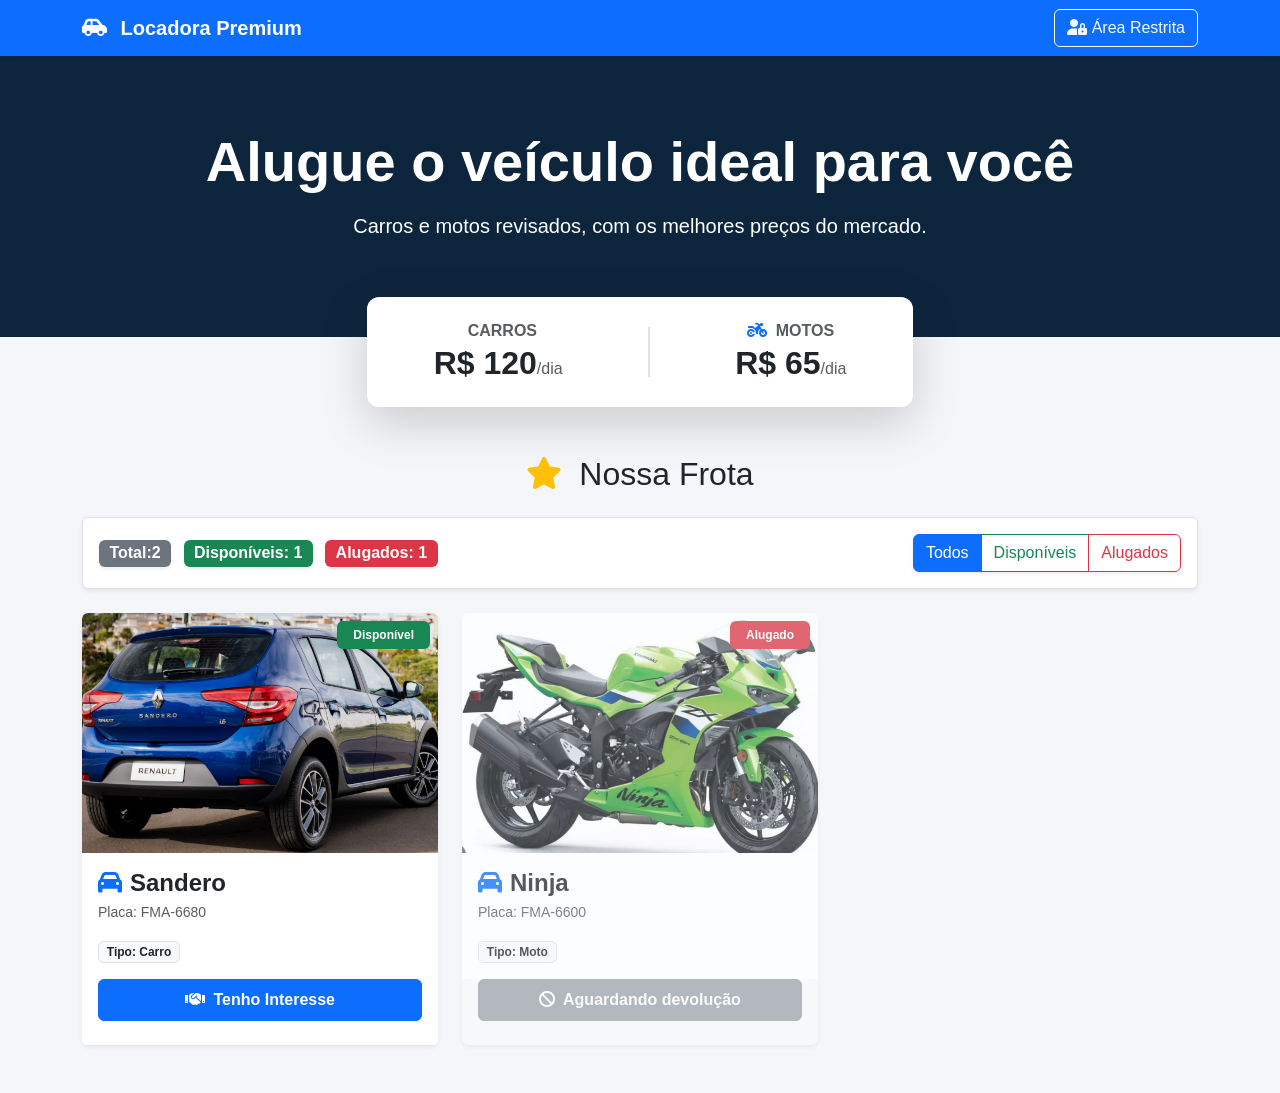
<file: frontend/views/index.html>
<!DOCTYPE html>
<html lang="pt-BR">
<head>
    <!-- Configurações básicas do documento -->
    <meta charset="UTF-8"> <!-- Define codificação para suportar acentos -->
    <meta name="viewport" content="width=device-width, initial-scale=1.0"> <!-- Responsividade -->
    <title>Nossa Frota — Locadora de Veículos</title>

    <!-- Importação do Bootstrap (estilização pronta) -->
    <link href="https://cdn.jsdelivr.net/npm/bootstrap@5.3.0/dist/css/bootstrap.min.css" rel="stylesheet">

    <!-- Importação de ícones (Font Awesome) -->
    <link href="https://cdnjs.cloudflare.com/ajax/libs/font-awesome/6.0.0/css/all.min.css" rel="stylesheet">

    <!-- CSS personalizado -->
    <link href="../css/style.css" rel="stylesheet">

    <!-- Ícone da aba (favicon) -->
    <link rel="icon" type="image/png" href="https://cdn-icons-png.flaticon.com/512/3202/3202926.png">
</head>
<body>

  <!-- NavBar (menu superior)-->
   <nav class="navbar navbar-expand-lg navbar-dark bg-primary shadow-sm">
        <div class="container">
             <!-- Nome da empresa -->
             <a class="navbar-brand fw-bold" href="index.html">
             <i class="fas fa-car-side me-2"></i> Locadora Premium
             </a>

             <!-- Botão de área restrita -->
             <div class="ms-auto">
                <a href="login.html" class="btn btn-outline-light">
                   <i class="fas fa-user-lock"></i> Área Restrita
                </a>
            </div>
        </div>      
    </nav>

  <!-- Banner principal (hero) -->
   <div class="bg-dark text-white text-center py-5 hero-banner pb-5">
        <div class="container py-4">
            <h1 class="display-4 fw-bold mb-3">Alugue o veículo ideal para você</h1>
            <p class="lead mb-4">Carros e motos revisados, com os melhores preços do mercado.</p>
        </div>
    </div>

    <!-- Card de preços destacado -->
     <div class="container position-relative" style="margin-top: -40px; z-index: 10;">
        <div class="row justify-content-center">
            <div class="col-md-8 col-lg-6">
                <div class="card shadow-lg border-0" style="border-radius: 12px;">
                    <div class="card-body p-4 d-flex justify-content-around align-items-center text-center">
                        <!-- Preço de carros -->
                        <div>
                            <h6 class="text-muted text-uppercase fw-bold mb-1">
                                <i class="fas fa car text-primary me-1"></i> Carros
                            </h6>
                            <h2 class="fw-bold text-dark mb-0">
                                R$ 120<small class="fs-6 text-muted fw-normal">/dia</small>
                            </h2>
                        </div>


                        <!--Linha divisória-->
                        <div class="border-start border-2" style="height: 50px;"></div>

                        <!-- Preço de motos -->
                         <div>
                             <h6 class="text-muted text-uppercase fw-bold mb-1">
                                <i class="fas fa-motorcycle text-primary me-1"></i> Motos
                             </h6>
                              <h2 class="fw-bold text-dark mb-0">
                                 R$ 65<small class="fs-6 text-muted fw-normal">/dia</small>
                             </h2>
                         </div>

                    </div>
                </div>
            </div>
        </div>
    </div>

    <!-- Seção principal da vitrine -->
     <div class="container mb-5 mt-5 flex-grow-1">
        <h2 class="text-center mb-4">
            <i class="fas fa-star text-warning me-2"></i> Nossa Frota
        </h2>

        <!--Barra de status e filtros-->
        <div class="d-flex flex-column flex-md-row justify-content-between align-items-center bg-white p-3 rounded shadow-sm border mb-4 gap-3">

           <!-- Contadores de veículos -->
            <div>
                <span class="badge bg-secondary fs-6 me-2 shadow-sm" id="countTotal">Total:2</span>
                <span class="badge bg-success fs-6 me-2 shadow-sm"
                id="countDisponiveis">Disponíveis: 1</span>
                <span class="badge bg-danger fs-6 shadow-sm" id="countIndisponiveis">Alugados: 1</span>
            </div>

           <!-- Botões de filtro -->
            <div class="btn-group shadow-sm" role="group">
                <input type="radio" class="btn-check filter-btn" name="filtroStatus"
                id="btnFiltroTodos" value="Todos" checked>
                <label class="btn btn-outline-primary" for="btnFiltroTodos">Todos</label>

                <input type="radio" class="btn-check filter-btn" name="filtroStatus"
                id="btnFiltroDisponiveis" value="Disponível">
                <label class="btn btn-outline-success"
                for="btnFiltroDisponiveis">Disponíveis</label>

                <input type="radio" class="btn-check filter-btn" name="filtroStatus"
                id="btnFiltroAlugados" value="Alugado">
                <label class="btn btn-outline-danger" for="btnFiltroAlugados">Alugados</label>         
            </div>
              
    </div>

        <!-- Grid de veículos -->
         <div class="row row-cols-1 row-cols-md-2 row-cols-lg-3 g-4" id="vitrineVeiculos">


            <!-- Card de veículo disponível -->
            <div class="col">
                <div class="card h-100 shadow-sm border-0 card-hover">

                
                 <!-- Imagem + Status -->
                  <div class="position-relative overflow-hidden" style="border-radius: 6px 6px 0 0;">
                    <img src="../../Imagens/Sandero.png" class="card-img-top vitrine-img w-100" alt="Sandero">
                    <span class="badge bg-success position-absolute top-0 end-0 m-2 px-3 py-2 shadow-sm">Disponível</span>
                  </div>

                  <!-- Informações -->
                   <div class="card-body">
                      <h5 class="card-title fw-bold fs-4 mb-1">
                        <i class="fas fa-car text-primary me-2"></i>Sandero
                      </h5>
                      <p class="card-text text-muted small mb-3">Placa: FMA-6680</p>
                      <p class="card-text mb-0">
                        <span class="badge bg-light text-dark border">Tipo: Carro</span>
                      </p>
                   </div>

                   <!-- Botão de ação -->
                    <div class="card-footer bg-white border-0 pb-4 pt-0">
                        <button class="btn btn-primary w-100 fw-bold py-2"
                        data-bs-toggle="modal" data-bs-target="#modalInteresse">
                          <i class="fas fa-handshake me-1"></i> Tenho Interesse
                       </button>
                    </div>
                </div>            
            </div>

         <!-- Card de veículo alugado -->
 <div class="col">
    <div class="card h-100 shadow-sm border-0 opacity-75 card-hover">
        
        <!-- Imagem + Status -->
         <div class="position-relative overflow-hidden" style="border-radius: 6px 6px 0 0 ;">
            <img src="../../Imagens/Ninja.png" class="card-top-img vitrine-img w-100" alt="Kawasaki Ninja">
            <span class="badge bg-danger position-absolute top-0 end-0 m-2 px-3 py-2 shadow-sm">Alugado</span>
         </div>

         <!-- Informações -->
          <div class="card-body">
         <h5 class="card-title fw-bold fs-4 mb-1">
                <i class="fas fa-car text-primary me-2"></i>Ninja
            </h5>
                <p class="card-text text-muted small mb-3">Placa: FMA-6600</p>
                <p class="card-text mb-0">
            <span class="badge bg-light text-dark border">Tipo: Moto</span>
                </p>
            </div>

            <!-- Botão desabilitado -->
             <div class="card-footer bg-withe border-0 pb-4 pt-0">
                <button class="btn btn-secondary w-100 fw-bold py-2" disabled>
                    <i class="fas fa-ban me-1"></i>
                Aguardando devolução</button> 
             </div>
        </div>
    </div>
</div>

<!-- Modal de interesse -->
 <div class="modal fade" id="modalInteresse" tabindex="-1">
    <div class="modal-dialog modal-dialog-centered">
        <div class="modal-content border-0 shadow-lg">

            <!-- Cabeçalho -->
             <div class="modal-header bg-primary text-withe">
                <div>
                    <h5 class="modal-title fw-bold mb-0">
                        <i class="fas fa-handshake me-2"></i> tenho interesse
                    </h5>
                    <small class="opacity-75" id="interesseVeiculoNome">Veículo exemplo</small>
                </div>
                    <button type="button" class="btn-close btn-close-white" data-bs-dismiss="modal"></button>
                </div>

                <!-- Corpo do Modal -->
                 <div class="modal-body p-4">
                     <input type="hidden" id="interesseVeiculoId"> <!-- Id oculto do veículo -->
                     <p class="text-muted mb-4">Preencha seus dados e entraremos em contato.</p>


                     <!-- Campo nome -->
                      <div class="mb-3">
                        <label class="form-label fw-semibold">
                            <i class="fas fa-user text-primary me-1"></i>Seu nome
                        </label>
                        <input type="text" class="form-control form-control-lg"
                        id="interesseNome" placeholder="Ex: João da Silva">
                      </div>

                      <!-- Campo telefone -->
                       <div class="mb-4">
                        <label for="" class="form-label fw-semibold">
                            <i class="fas fa-phone text-primary me-1"></i>Seu Telefone
                        </label>
                        <input type="tel" class="form-control form-control-lg" id="interesseTelefone" placeholder="Ex: (11) 91234-5678">
                       </div>
                 </div>

                 <!-- Rodapé -->
                  <div class="modal-footer bg-light">
                    <button type="button" class="btn btn-outline-secondary" data-bs-dismiss="modal">Cancelar</button>
                    <button type="button" class="btn btn-primary fw-bold px-4" data-bs-dismiss="modal">Enviar</button>
                  </div>
             </div>
        </div>
    </div>
                   
 </div>
               
  </div>
         
  </div>
</div>

    <!-- Script do Bootstrap (JS) -->
    <script src="https://cdn.jsdelivr.net/npm/bootstrap@5.3.0/dist/js/bootstrap.bundle.min.js"></script>

</body>
</html>
</file>
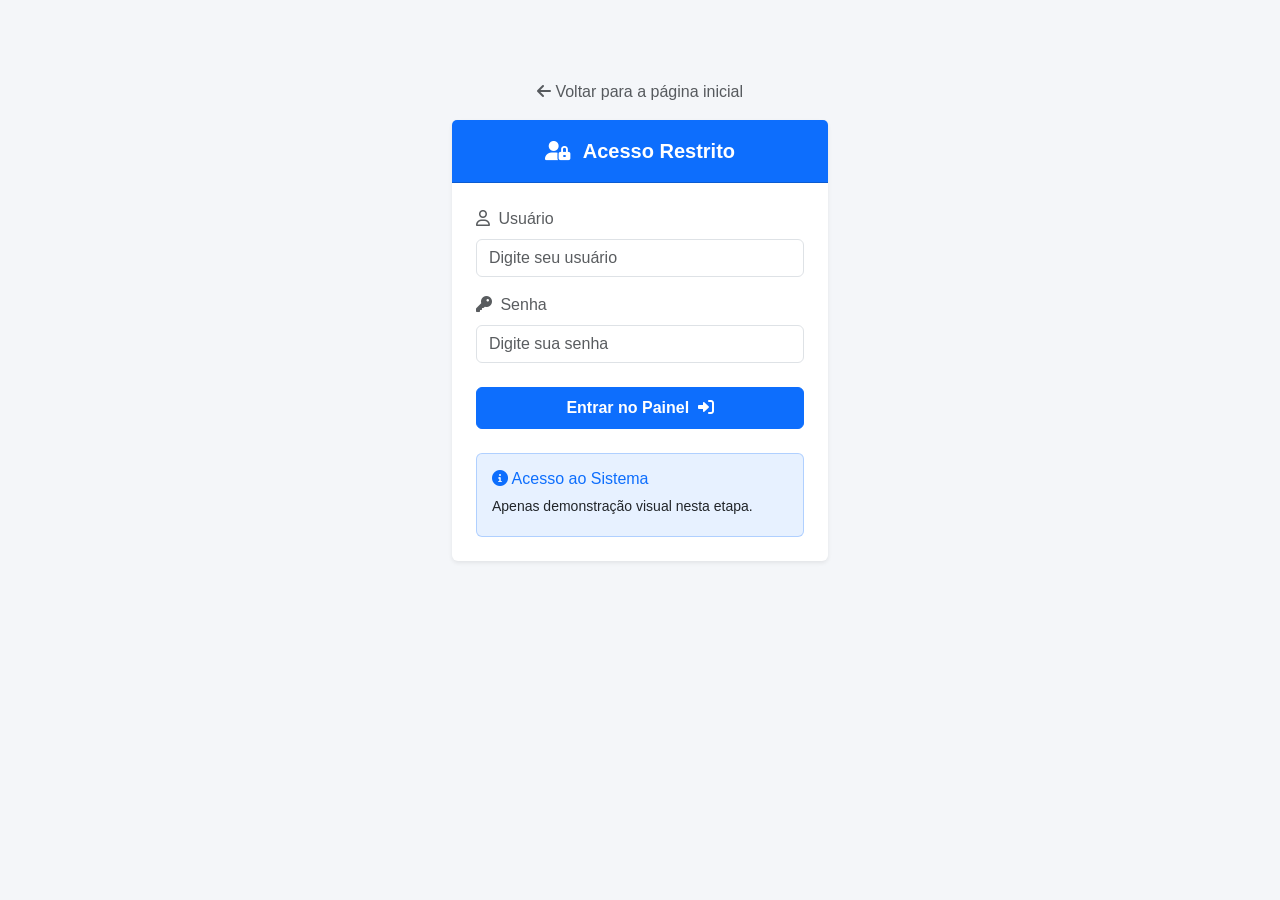
<file: frontend/views/login.html>
<!DOCTYPE html>
<html lang="pt-BR">
<head>
    <!-- Configurações básicas -->
    <meta charset="UTF-8"> <!-- Suporte a acentuação -->
    <meta name="viewport" content="width=device-width, initial-scale=1.0"> <!-- Responsividade -->
    <title>Login — Área Restrita</title>

    <!-- Bootstrap (estilização e layout) -->
    <link href="https://cdn.jsdelivr.net/npm/bootstrap@5.3.0/dist/css/bootstrap.min.css" rel="stylesheet">

    <!-- Biblioteca de ícones -->
    <link href="https://cdnjs.cloudflare.com/ajax/libs/font-awesome/6.0.0/css/all.min.css" rel="stylesheet">

    <!-- CSS personalizado -->
    <link href="../css/style.css" rel="stylesheet">

    <!-- Ícone da aba -->
    <link rel="icon" type="image/png" href="https://cdn-icons-png.flaticon.com/512/3202/3202926.png">
</head>
<body>

    <!-- Container central do login -->
    <div class="container login-container">

        <!-- Link para voltar à página inicial -->
        <div class="mb-3 text-center">
            <a href="index.html" class="text-decoration-none text-muted">
                <i class="fas fa-arrow-left"></i> Voltar para a página inicial
            </a>
        </div>

        <!-- Card principal do login -->
        <div class="card shadow-sm border-0">

            <!-- Cabeçalho -->
            <div class="card-header card-header-blue fs-5 text-center py-3">
                <i class="fas fa-user-lock me-2"></i> Acesso Restrito
            </div>

            <!-- Corpo -->
            <div class="card-body p-4">

                <!-- Formulário de login -->
                <!-- onsubmit evita o envio real e simula comportamento -->
                <form id="loginForm" onsubmit="event.preventDefault(); alert('Na Fase 2 isso fará o login no Backend!');">
                    
                    <!-- Campo usuário -->
                    <div class="mb-3">
                        <label class="form-label text-muted">
                            <i class="far fa-user me-1"></i> Usuário
                        </label>
                        <input 
                            type="text" 
                            class="form-control" 
                            id="username" 
                            placeholder="Digite seu usuário" 
                            required
                        >
                    </div>

                    <!-- Campo senha -->
                    <div class="mb-4">
                        <label class="form-label text-muted">
                            <i class="fas fa-key me-1"></i> Senha
                        </label>
                        <input 
                            type="password" 
                            class="form-control" 
                            id="password" 
                            placeholder="Digite sua senha" 
                            required
                        >
                    </div>

                    <!-- Área de erro -->
                    <!-- d-none = escondido inicialmente -->
                    <!-- Será exibido via JavaScript (ex: auth.js) -->
                    <div id="erroLogin" class="alert alert-danger py-2 d-none"></div>

                    <!-- Botão de envio -->
                    <button type="submit" class="btn btn-primary w-100 py-2 fw-bold">
                        Entrar no Painel 
                        <i class="fas fa-sign-in-alt ms-1"></i>
                    </button>
                </form>

                <!-- Caixa informativa -->
                <div class="info-box border border-primary border-opacity-25 mt-4">
                    <h6 class="text-primary mb-2">
                        <i class="fas fa-info-circle"></i> Acesso ao Sistema
                    </h6>
                    <p class="mb-1 small">
                        Apenas demonstração visual nesta etapa.
                    </p>
                </div>

            </div>
        </div>
    </div>

</body>
</html>
</file>
<file: frontend/css/style.css>
/* ============================================================
   ESTILOS GLOBAIS
   Configurações base que afetam toda a aplicação.
   O Bootstrap já cuida da maioria — aqui ficam os ajustes finos.
   ===================================================== */
   body {
      background-color: #f4f6f9;
      font-family: 'Segoe UI', Tahoma, sans-serif;

      /* Flexbox no body garante que o footer fique sempre no fundo, mesmo quando há pouco conteúdo na página */
      display: flex;
      flex-direction: column;
      min-height: 100vh;
   }


/* ============================================================
   TELA DE LOGIN
   ============================================================ */

/* Container centralizado com largura máxima para a tela de login */
.login-container {
   max-width: 400px;
   margin: 80px auto;
}

/* Cabeçalho azul dos cards de login */
.card-header-blue {
   background-color: #0d6efd;
   color: white;
   font-weight: bold;
}

/* Caixa azul clara de informações (ex: credenciais de teste) */
.info-box {
   background-color: #e7f1ff;
   border-radius: 6px;
   padding: 15px;
}

/* ============================================================
   TABELA DO PAINEL ADMINISTRATIVO
   ============================================================ */

   /* Evita que os botões de ação na tabela quebrem para a linha de baixo*/
   .table-actions {
      white-space: nowrap;
   }

   /* Campo numérico compacto usado dentro da tabela */
   .table-actions input[type="number"] {
      width: 70px;
      text-align: center;
   }

/* ============================================================
   IMAGENS DE VEÍCULOS
   ============================================================ */

   /* Miniatura quadrada usada na tabela do painel administrativo */
   .admin-mini-img {
      width: 60px;
      height: 60px;
   
   /* object-fit: cover recortaa imagem para preenher o espaço sem distorcer*/
   object-fit: cover;
   border-radius: 8px;
   border: 1px solid #ccc;
   background-color: #fff;
   padding: 2px;
   }

/* ============================================================
   VITRINE PÚBLICA — HERO BANNER
   Banner com imagem de fundo coberta por um gradiente escuro.
   Isso garante que o texto branco seja legível sobre qualquer imagem.
   ============================================================ */
.hero-banner {
    background:
        /* Gradiente semi-transparente por cima da imagem */
        linear-gradient(rgba(10, 37, 64, 0.85), rgba(10, 37, 64, 0.85)),
        /* Imagem de fundo carregada do Unsplash */
        url('https://images.unsplash.com/photo-1449965408869-eaa3f722e40d?auto=format&fit=crop&q=80&w=1920')
        center / cover;
}

/* ============================================================
   VITRINE PÚBLICA — CARDS DE VEÍCULOS
   ============================================================ 

/* Imagem dos cards com altura fixa para uniformidade visual */
.vitrine-img {
   height: 240px;
   width: 100%;
   object-fit: cover;

     /* Transição suave para o efeito de zoom ao passar o mouse */
     transition: all 0.4s ease;
}

/* Card com animação de elevação ao passar o mouse */
.card-hover {
   transition: all 0.3s ease;
   cursor: pointer;
}

/* Ao passar o mouse: sobe o card e adiciona sombra mais forte */
.card-hover:hover {
   transform: translateY(-8px);
   box-shadow: 0 15px 30px rgba(0, 0, 0, 0.15) !important;
}

/* Zoom leve na imagem sincronizado com o haver do card */
.card-hover:hover .vitrine-img {
   transform: scale(1.05);
}
</file>
